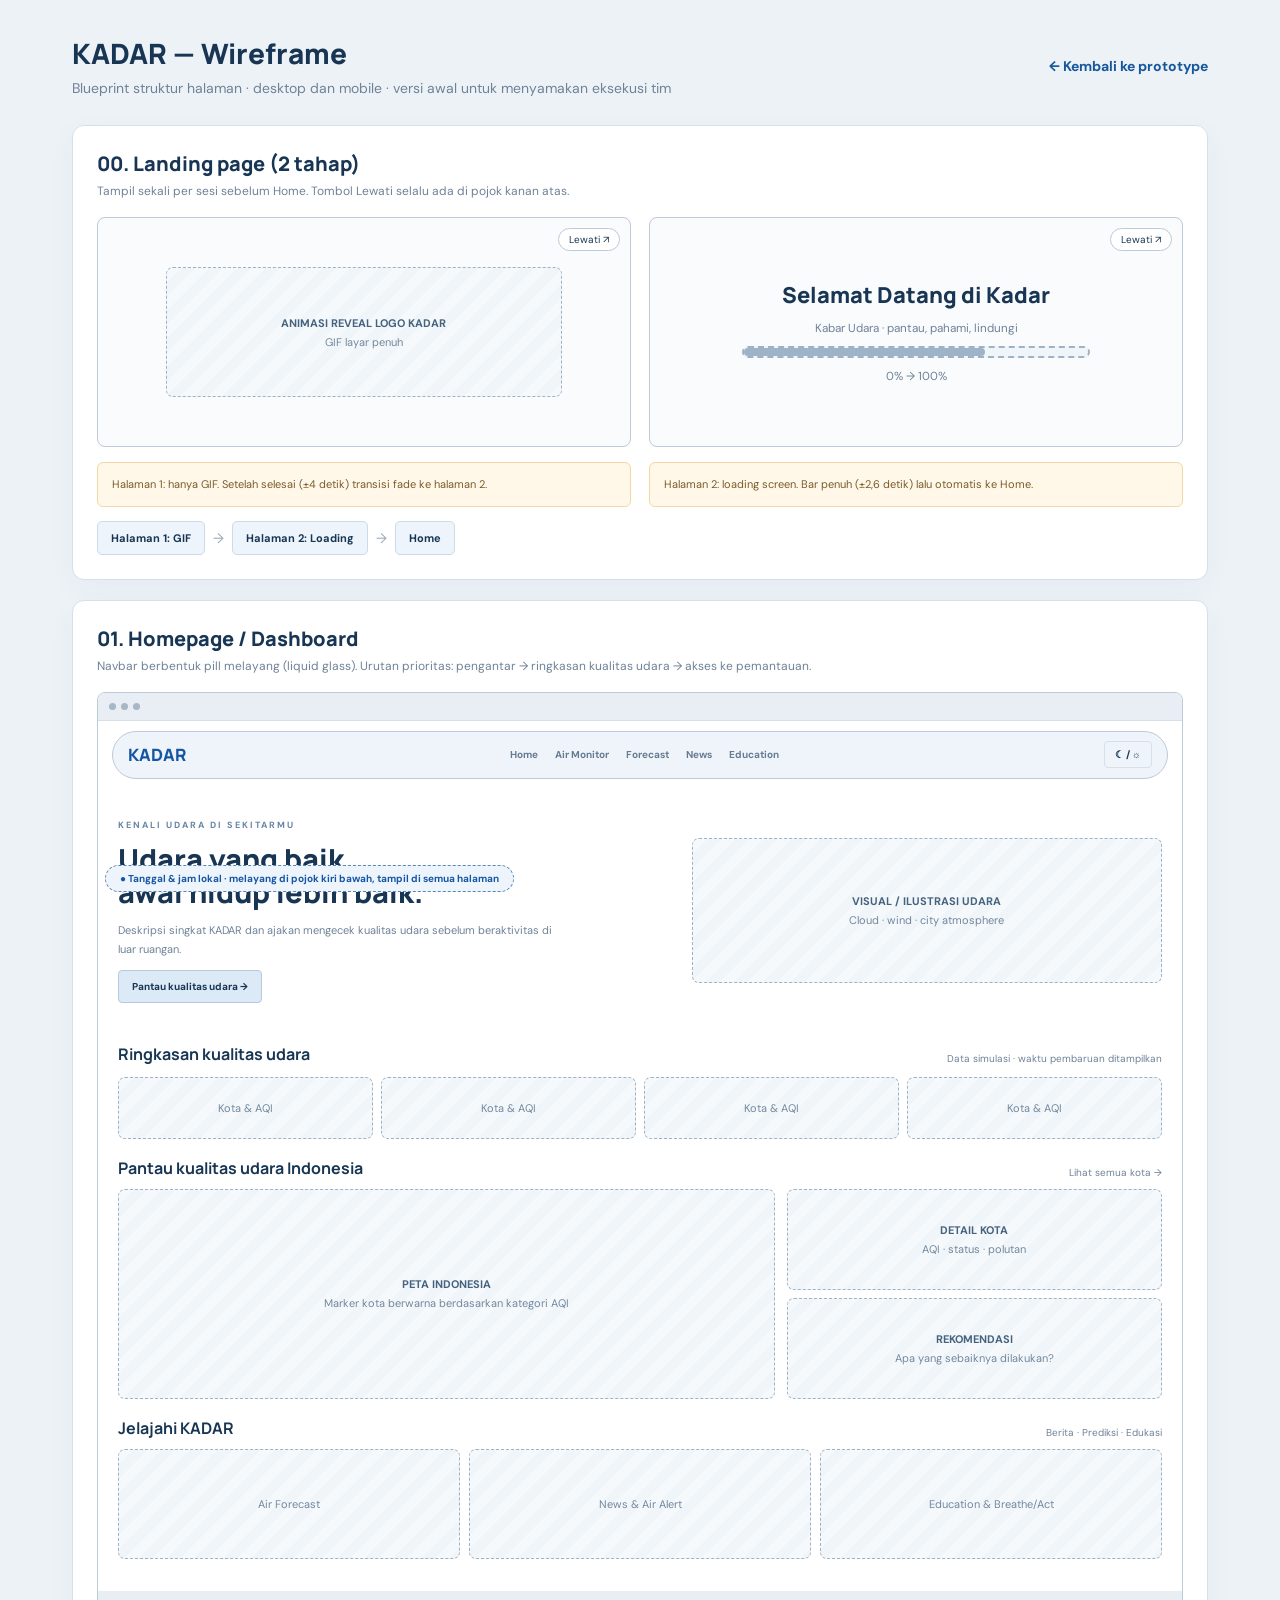
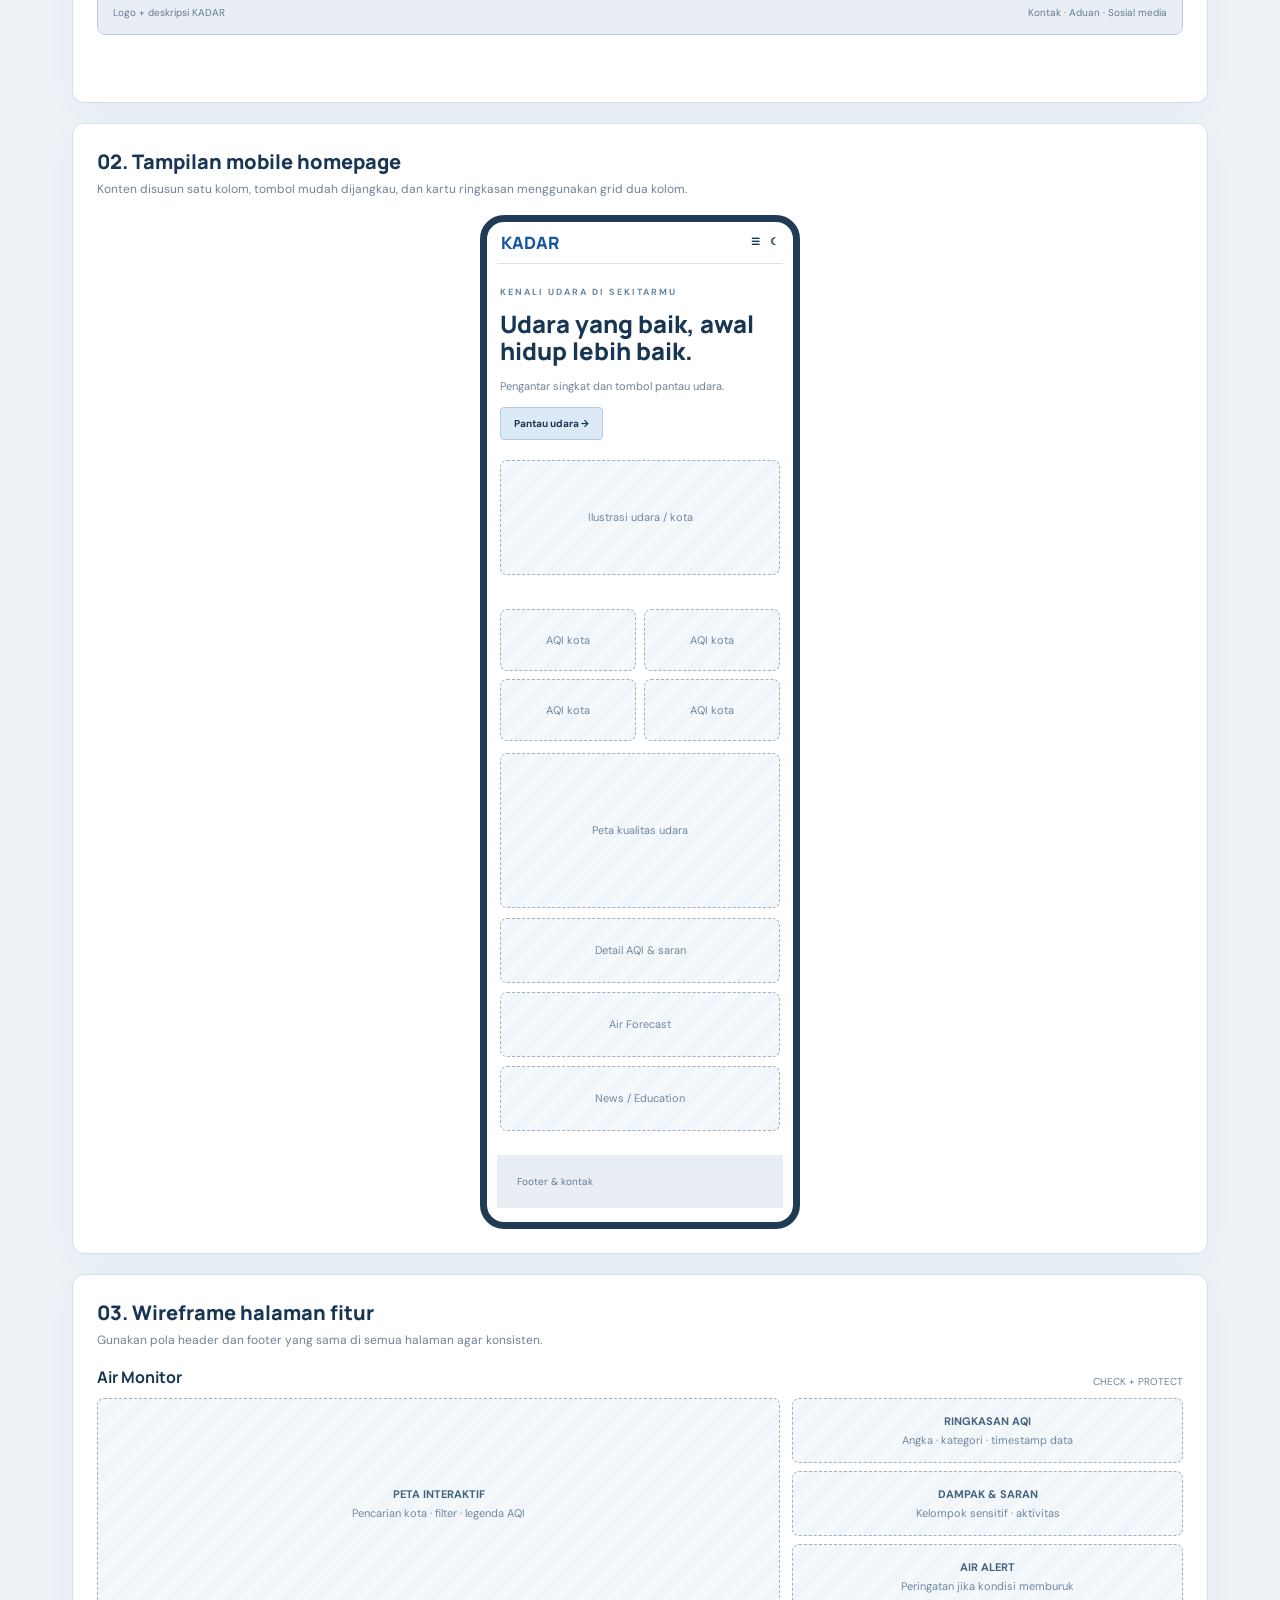
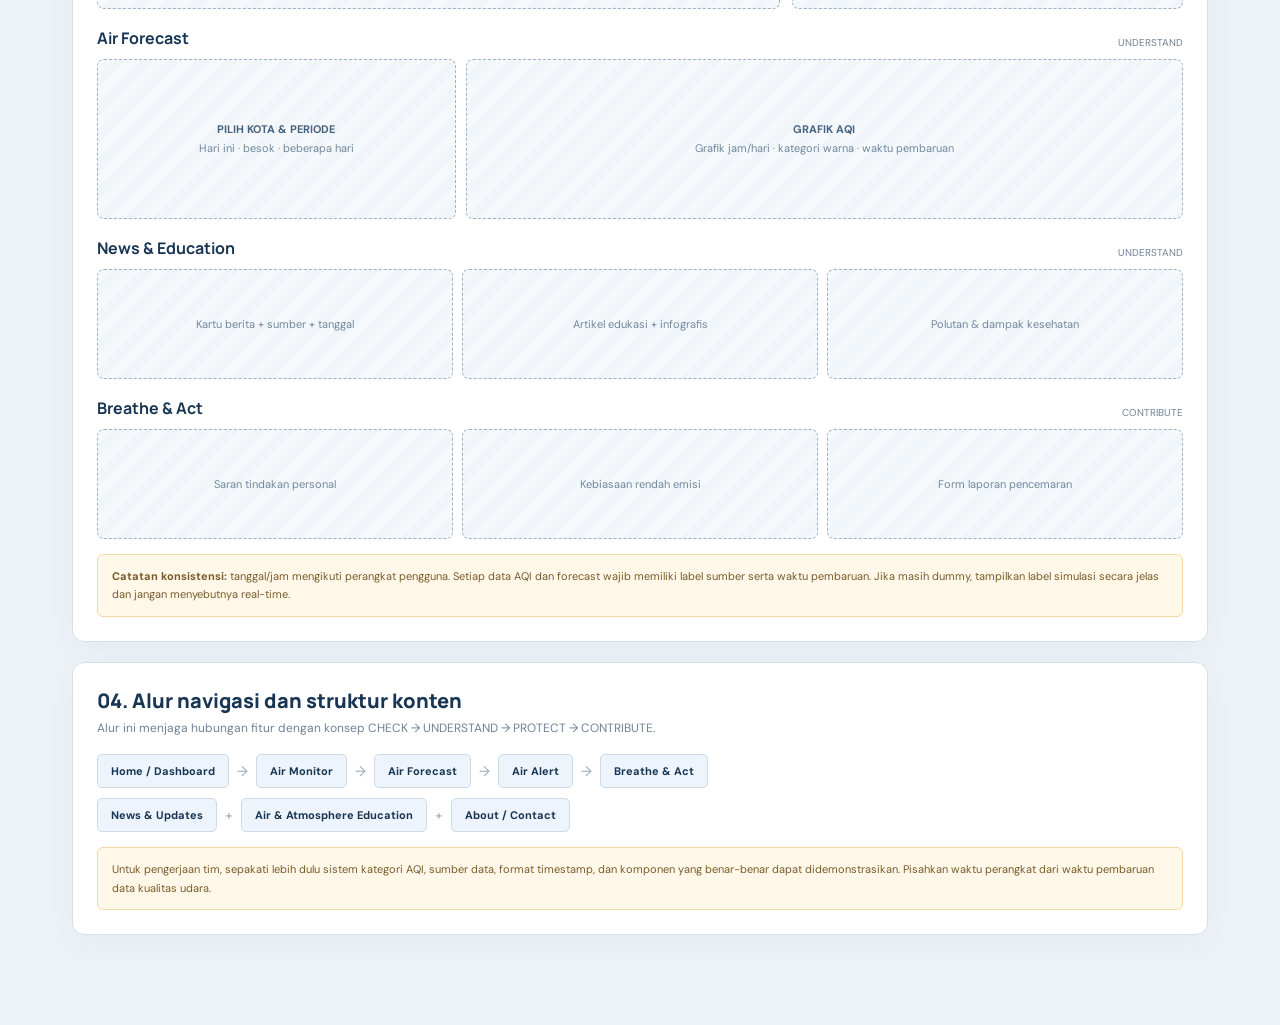
<file: wireframe.html>
<!doctype html>
<html lang="id"><head><meta charset="utf-8"><meta name="viewport" content="width=device-width,initial-scale=1"><title>KADAR — Wireframe & Struktur</title><link rel="preconnect" href="https://fonts.googleapis.com"><link href="https://fonts.googleapis.com/css2?family=DM+Sans:wght@400;600;700&family=Manrope:wght@500;700;800&display=swap" rel="stylesheet"><style>
:root {
  --ink: #183653;
  --muted: #6f8297;
  --line: #d6e0e9;
  --paper: #f5f8fb;
  --blue: #dce9f6;
  --dark: #9eb3c8;
}

* {
  box-sizing: border-box;
}

body {
  margin: 0;
  background: #edf2f7;
  color: var(--ink);
  font: 14px 'DM Sans',sans-serif;
}

.wrap {
  max-width: 1180px;
  margin: auto;
  padding: 34px 22px 70px;
}

.top {
  display: flex;
  justify-content: space-between;
  align-items: center;
  gap: 20px;
  margin-bottom: 28px;
}

.top h1 {
  font: 800 28px Manrope;
  margin: 0;
}

.top p {
  color: var(--muted);
  margin: 7px 0 0;
}

.top a {
  color: #17589d;
  font-weight: 700;
  text-decoration: none;
}

.sheet {
  background: white;
  border: 1px solid var(--line);
  border-radius: 12px;
  padding: 24px;
  margin: 20px 0;
  box-shadow: 0 8px 28px #294b6a0a;
}

.sheet h2 {
  font: 800 20px Manrope;
  margin: 0 0 6px;
}

.sub {
  color: var(--muted);
  font-size: 12px;
  margin: 0 0 18px;
}

.browser {
  border: 1px solid #bdcad7;
  border-radius: 8px;
  overflow: hidden;
  background: #fff;
}

.browserbar {
  height: 28px;
  background: #e8eef4;
  border-bottom: 1px solid var(--line);
  display: flex;
  align-items: center;
  padding: 0 11px;
  gap: 5px;
}

.browserbar i {
  width: 7px;
  height: 7px;
  border-radius: 50%;
  background: #a8b7c7;
}

.nav {
  height: 48px;
  border-bottom: 1px solid var(--line);
  display: flex;
  align-items: center;
  justify-content: space-between;
  padding: 0 15px;
  font-size: 10px;
  font-weight: 700;
}

.logo {
  font: 800 17px Manrope;
  color: #1556a4;
}

.navlinks {
  display: flex;
  gap: 17px;
  color: #667b90;
}

.theme {
  border: 1px solid var(--line);
  padding: 6px 10px;
  border-radius: 4px;
}

.content {
  padding: 20px;
}

.welcome {
  display: flex;
  justify-content: space-between;
  align-items: center;
  background: #f6f9fc;
  border: 1px dashed #a9bbcc;
  padding: 12px 15px;
  border-radius: 5px;
  margin-bottom: 16px;
}

.welcome b {
  font: 700 15px Manrope;
}

.clock {
  text-align: right;
  font-size: 10px;
  color: #536e89;
}

.clock strong {
  display: block;
  color: #1556a4;
  font: 800 17px Manrope;
}

.hero {
  display: grid;
  grid-template-columns: 1fr .85fr;
  gap: 20px;
  align-items: center;
  padding: 10px 0 22px;
}

.eyebrow {
  font-size: 9px;
  letter-spacing: 2px;
  color: #6685a4;
  font-weight: 700;
}

.hero h3 {
  font: 800 29px/1.15 Manrope;
  margin: 12px 0;
}

.hero p {
  color: var(--muted);
  font-size: 11px;
  line-height: 1.7;
  max-width: 440px;
}

.btn {
  display: inline-block;
  background: #dce9f6;
  border: 1px solid #b7cadc;
  border-radius: 4px;
  padding: 9px 13px;
  font-size: 10px;
  font-weight: 700;
}

.placeholder {
  min-height: 145px;
  border: 1px dashed #9fb2c5;
  background: repeating-linear-gradient(135deg,#f6f9fc,#f6f9fc 10px,#f0f5f9 10px,#f0f5f9 20px);
  border-radius: 7px;
  display: grid;
  place-items: center;
  text-align: center;
  color: #71879d;
  font-size: 11px;
  padding: 15px;
}

.placeholder b {
  display: block;
  color: #45627e;
  margin-bottom: 5px;
}

.quick {
  display: grid;
  grid-template-columns: repeat(4,1fr);
  gap: 8px;
  margin-top: 12px;
}

.quick .placeholder {
  min-height: 62px;
}

.section-title {
  display: flex;
  justify-content: space-between;
  align-items: end;
  margin: 18px 0 10px;
}

.section-title b {
  font: 700 16px Manrope;
}

.section-title small {
  color: var(--muted);
  font-size: 10px;
}

.twocol {
  display: grid;
  grid-template-columns: 1.4fr .8fr;
  gap: 12px;
}

.map {
  min-height: 210px;
}

.side {
  display: grid;
  gap: 8px;
}

.side .placeholder {
  min-height: 62px;
}

.cards {
  display: grid;
  grid-template-columns: repeat(3,1fr);
  gap: 9px;
}

.cards .placeholder {
  min-height: 110px;
}

.forecast {
  display: grid;
  grid-template-columns: 1fr 2fr;
  gap: 10px;
}

.forecast .placeholder {
  min-height: 160px;
}

.footer {
  margin-top: 12px;
  background: #e8eef4;
  padding: 15px;
  display: flex;
  justify-content: space-between;
  color: #657c91;
  font-size: 10px;
}

.mobile {
  width: 320px;
  max-width: 100%;
  margin: 0 auto;
  border: 7px solid #203b56;
  border-radius: 24px;
  padding: 0 10px 14px;
  background: #fff;
}

.mobile .nav {
  height: 42px;
  padding: 0 4px;
}

.mobile .navlinks {
  display: none;
}

.mobile .content {
  padding: 12px 3px;
}

.mobile .welcome {
  display: block;
}

.mobile .clock {
  text-align: left;
  margin-top: 7px;
}

.mobile .hero {
  grid-template-columns: 1fr;
}

.mobile .hero h3 {
  font-size: 24px;
}

.mobile .hero .placeholder {
  min-height: 115px;
}

.mobile .quick {
  grid-template-columns: 1fr 1fr;
}

.mobile .twocol,
.mobile .forecast {
  grid-template-columns: 1fr;
}

.mobile .map {
  min-height: 155px;
}

.mobile .cards {
  grid-template-columns: 1fr;
}

.mobile .cards .placeholder {
  min-height: 65px;
}

.mobile .footer {
  display: block;
}

.mobile .footer span {
  display: block;
  margin: 5px;
}

.note {
  background: #fff8e9;
  border: 1px solid #f1d7a8;
  border-radius: 6px;
  padding: 12px 14px;
  color: #795b2a;
  font-size: 11px;
  line-height: 1.7;
  margin-top: 15px;
}

.flow {
  display: flex;
  gap: 8px;
  flex-wrap: wrap;
}

.flow span {
  background: #edf4fb;
  border: 1px solid #cbdbea;
  padding: 9px 13px;
  border-radius: 5px;
  font-size: 11px;
  font-weight: 700;
}

.flow i {
  font-style: normal;
  color: #9babb9;
  align-self: center;
}

@media (max-width:700px) {
  .wrap {
    padding: 22px 12px 45px;
  }

  .sheet {
    padding: 15px;
  }

  .top {
    align-items: flex-start;
    flex-direction: column;
  }

  .hero {
    grid-template-columns: 1fr;
  }

  .navlinks {
    gap: 8px;
  }

  .navlinks span:nth-child(n+4) {
    display: none;
  }

  .quick {
    grid-template-columns: 1fr 1fr;
  }

  .twocol,
  .forecast {
    grid-template-columns: 1fr;
  }

  .cards {
    grid-template-columns: 1fr;
  }

  .footer {
    display: block;
  }

  .footer span {
    display: block;
    margin: 5px;
  }

}

.landing {
  display: grid;
  grid-template-columns: 1fr 1fr;
  gap: 18px;
}

.land {
  border: 1px solid #bdcad7;
  border-radius: 8px;
  background: #fafbfd;
  min-height: 230px;
  display: flex;
  flex-direction: column;
  align-items: center;
  justify-content: center;
  gap: 10px;
  padding: 18px;
  text-align: center;
  position: relative;
}

.land .skipw {
  position: absolute;
  top: 10px;
  right: 10px;
  border: 1px solid #bdcad7;
  border-radius: 99px;
  padding: 4px 10px;
  font-size: 10px;
  background: #fff;
}

.land h4 {
  font: 800 22px Manrope;
  margin: 0;
}

.land small {
  color: #6f8297;
}

.barw {
  width: 70%;
  height: 12px;
  border: 2px dashed #9fb2c5;
  border-radius: 99px;
  background: #f0f5f9;
  position: relative;
}

.barw i {
  position: absolute;
  inset: 0 30% 0 0;
  background: #9eb3c8;
  border-radius: 99px;
}

.browser .nav {
  margin: 10px 14px;
  border: 1px solid #bdcad7;
  border-radius: 99px;
  background: #eef4fa;
}

.clockw {
  position: sticky;
  bottom: 8px;
  margin: 8px;
  width: max-content;
  border: 1px dashed #5d86ae;
  background: #edf4fb;
  border-radius: 99px;
  padding: 6px 14px;
  font-size: 10px;
  font-weight: 700;
  color: #1556a4;
}

@media (max-width:700px) {
  .landing {
    grid-template-columns: 1fr;
  }

}
</style></head><body>
<main class="wrap">
  <header class="top">
    <div>
      <h1>KADAR — Wireframe</h1>
      <p>Blueprint struktur halaman · desktop dan mobile · versi awal untuk menyamakan eksekusi tim</p>
    </div>
    <a href="index.html">← Kembali ke prototype</a>
  </header>
<section class="sheet">
    <h2>00. Landing page (2 tahap)</h2>
    <p class="sub">Tampil sekali per sesi sebelum Home. Tombol Lewati selalu ada di pojok kanan atas.</p>
    <div class="landing">
      <div>
        <div class="land"><span class="skipw">Lewati ↗</span>
          <div class="placeholder" style="width:80%;min-height:130px">
            <div><b>ANIMASI REVEAL LOGO KADAR</b>GIF layar penuh</div>
          </div>
        </div>
        <div class="note">Halaman 1: hanya GIF. Setelah selesai (±4 detik) transisi fade ke halaman 2.</div>
      </div>
      <div>
        <div class="land"><span class="skipw">Lewati ↗</span>
          <h4>Selamat Datang di Kadar</h4><small>Kabar Udara · pantau, pahami, lindungi</small>
          <div class="barw"><i></i>
          </div><small>0% → 100%</small>
        </div>
        <div class="note">Halaman 2: loading screen. Bar penuh (±2,6 detik) lalu otomatis ke Home.</div>
      </div>
    </div>
    <div class="flow" style="margin-top:14px"><span>Halaman 1: GIF</span><i>→</i><span>Halaman 2: Loading</span><i>→</i><span>Home</span>
    </div>
  </section>
<section class="sheet">
    <h2>01. Homepage / Dashboard</h2>
    <p class="sub">Navbar berbentuk pill melayang (liquid glass). Urutan prioritas: pengantar → ringkasan kualitas udara → akses ke pemantauan.</p>
    <div class="browser">
      <div class="browserbar"><i></i><i></i><i></i>
      </div>
      <div class="nav"><span class="logo">KADAR</span>
        <div class="navlinks"><span>Home</span><span>Air Monitor</span><span>Forecast</span><span>News</span><span>Education</span>
        </div><span class="theme">☾ / ☼</span>
      </div>
      <div class="content">
        <div class="hero">
          <div>
            <div class="eyebrow">KENALI UDARA DI SEKITARMU</div>
            <h3>Udara yang baik,<br>awal hidup lebih baik.</h3>
            <p>Deskripsi singkat KADAR dan ajakan mengecek kualitas udara sebelum beraktivitas di luar ruangan.</p><span class="btn">Pantau kualitas udara →</span>
          </div>
          <div class="placeholder">
            <div><b>VISUAL / ILUSTRASI UDARA</b>Cloud · wind · city atmosphere</div>
          </div>
        </div>
        <div class="section-title"><b>Ringkasan kualitas udara</b><small>Data simulasi · waktu pembaruan ditampilkan</small>
        </div>
        <div class="quick">
          <div class="placeholder">Kota & AQI</div>
          <div class="placeholder">Kota & AQI</div>
          <div class="placeholder">Kota & AQI</div>
          <div class="placeholder">Kota & AQI</div>
        </div>
        <div class="section-title"><b>Pantau kualitas udara Indonesia</b><small>Lihat semua kota →</small>
        </div>
        <div class="twocol">
          <div class="placeholder map">
            <div><b>PETA INDONESIA</b>Marker kota berwarna berdasarkan kategori AQI</div>
          </div>
          <div class="side">
            <div class="placeholder">
              <div><b>DETAIL KOTA</b>AQI · status · polutan</div>
            </div>
            <div class="placeholder">
              <div><b>REKOMENDASI</b>Apa yang sebaiknya dilakukan?</div>
            </div>
          </div>
        </div>
        <div class="section-title"><b>Jelajahi KADAR</b><small>Berita · Prediksi · Edukasi</small>
        </div>
        <div class="cards">
          <div class="placeholder">Air Forecast</div>
          <div class="placeholder">News & Air Alert</div>
          <div class="placeholder">Education & Breathe/Act</div>
        </div>
      </div>
      <div class="footer"><span>Logo + deskripsi KADAR</span><span>Kontak · Aduan · Sosial media</span>
      </div>
    </div>
    <div class="clockw">● Tanggal &amp; jam lokal · melayang di pojok kiri bawah, tampil di semua halaman</div>
  </section>
<section class="sheet">
    <h2>02. Tampilan mobile homepage</h2>
    <p class="sub">Konten disusun satu kolom, tombol mudah dijangkau, dan kartu ringkasan menggunakan grid dua kolom.</p>
    <div class="mobile">
      <div class="nav"><span class="logo">KADAR</span><span>☰　☾</span>
      </div>
      <div class="content">
        <div class="hero">
          <div>
            <div class="eyebrow">KENALI UDARA DI SEKITARMU</div>
            <h3>Udara yang baik, awal hidup lebih baik.</h3>
            <p>Pengantar singkat dan tombol pantau udara.</p><span class="btn">Pantau udara →</span>
          </div>
          <div class="placeholder">Ilustrasi udara / kota</div>
        </div>
        <div class="quick">
          <div class="placeholder">AQI kota</div>
          <div class="placeholder">AQI kota</div>
          <div class="placeholder">AQI kota</div>
          <div class="placeholder">AQI kota</div>
        </div>
        <div class="placeholder map" style="margin-top:12px">Peta kualitas udara</div>
        <div class="cards" style="margin-top:10px">
          <div class="placeholder">Detail AQI & saran</div>
          <div class="placeholder">Air Forecast</div>
          <div class="placeholder">News / Education</div>
        </div>
      </div>
      <div class="footer"><span>Footer & kontak</span>
      </div>
    </div>
  </section>
<section class="sheet">
    <h2>03. Wireframe halaman fitur</h2>
    <p class="sub">Gunakan pola header dan footer yang sama di semua halaman agar konsisten.</p>
    <div class="section-title"><b>Air Monitor</b><small>CHECK + PROTECT</small>
    </div>
    <div class="twocol">
      <div class="placeholder map">
        <div><b>PETA INTERAKTIF</b>Pencarian kota · filter · legenda AQI</div>
      </div>
      <div class="side">
        <div class="placeholder">
          <div><b>RINGKASAN AQI</b>Angka · kategori · timestamp data</div>
        </div>
        <div class="placeholder">
          <div><b>DAMPAK & SARAN</b>Kelompok sensitif · aktivitas</div>
        </div>
        <div class="placeholder">
          <div><b>AIR ALERT</b>Peringatan jika kondisi memburuk</div>
        </div>
      </div>
    </div>
    <div class="section-title"><b>Air Forecast</b><small>UNDERSTAND</small>
    </div>
    <div class="forecast">
      <div class="placeholder">
        <div><b>PILIH KOTA & PERIODE</b>Hari ini · besok · beberapa hari</div>
      </div>
      <div class="placeholder">
        <div><b>GRAFIK AQI</b>Grafik jam/hari · kategori warna · waktu pembaruan</div>
      </div>
    </div>
    <div class="section-title"><b>News & Education</b><small>UNDERSTAND</small>
    </div>
    <div class="cards">
      <div class="placeholder">Kartu berita + sumber + tanggal</div>
      <div class="placeholder">Artikel edukasi + infografis</div>
      <div class="placeholder">Polutan & dampak kesehatan</div>
    </div>
    <div class="section-title"><b>Breathe & Act</b><small>CONTRIBUTE</small>
    </div>
    <div class="cards">
      <div class="placeholder">Saran tindakan personal</div>
      <div class="placeholder">Kebiasaan rendah emisi</div>
      <div class="placeholder">Form laporan pencemaran</div>
    </div>
    <div class="note"><b>Catatan konsistensi:</b> tanggal/jam mengikuti perangkat pengguna. Setiap data AQI dan forecast wajib memiliki label sumber serta waktu pembaruan. Jika masih dummy, tampilkan label simulasi secara jelas dan jangan menyebutnya real-time.</div>
  </section>
<section class="sheet">
    <h2>04. Alur navigasi dan struktur konten</h2>
    <p class="sub">Alur ini menjaga hubungan fitur dengan konsep CHECK → UNDERSTAND → PROTECT → CONTRIBUTE.</p>
    <div class="flow"><span>Home / Dashboard</span><i>→</i><span>Air Monitor</span><i>→</i><span>Air Forecast</span><i>→</i><span>Air Alert</span><i>→</i><span>Breathe & Act</span>
    </div>
    <div class="flow" style="margin-top:10px"><span>News & Updates</span><i>+</i><span>Air & Atmosphere Education</span><i>+</i><span>About / Contact</span>
    </div>
    <div class="note">Untuk pengerjaan tim, sepakati lebih dulu sistem kategori AQI, sumber data, format timestamp, dan komponen yang benar-benar dapat didemonstrasikan. Pisahkan waktu perangkat dari waktu pembaruan data kualitas udara.</div>
  </section>
</main>
</body>
</html>
</file>
